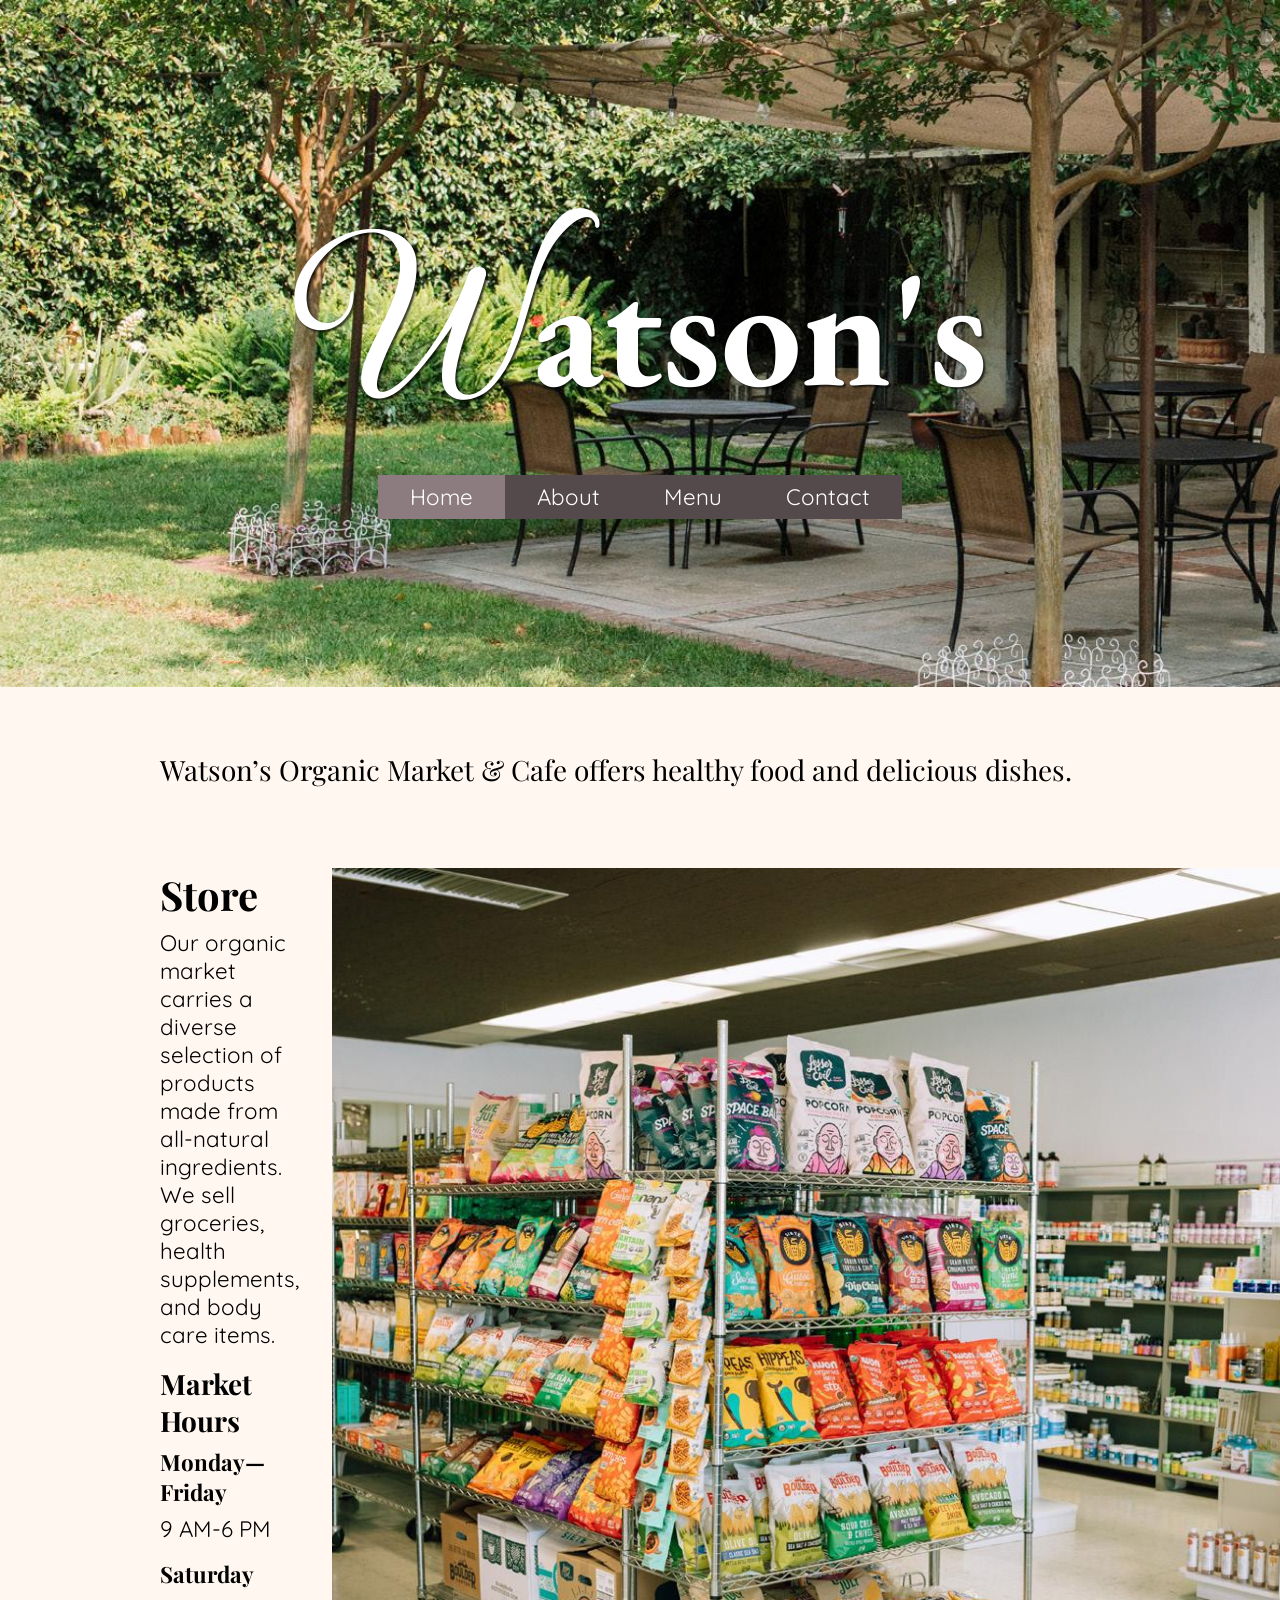
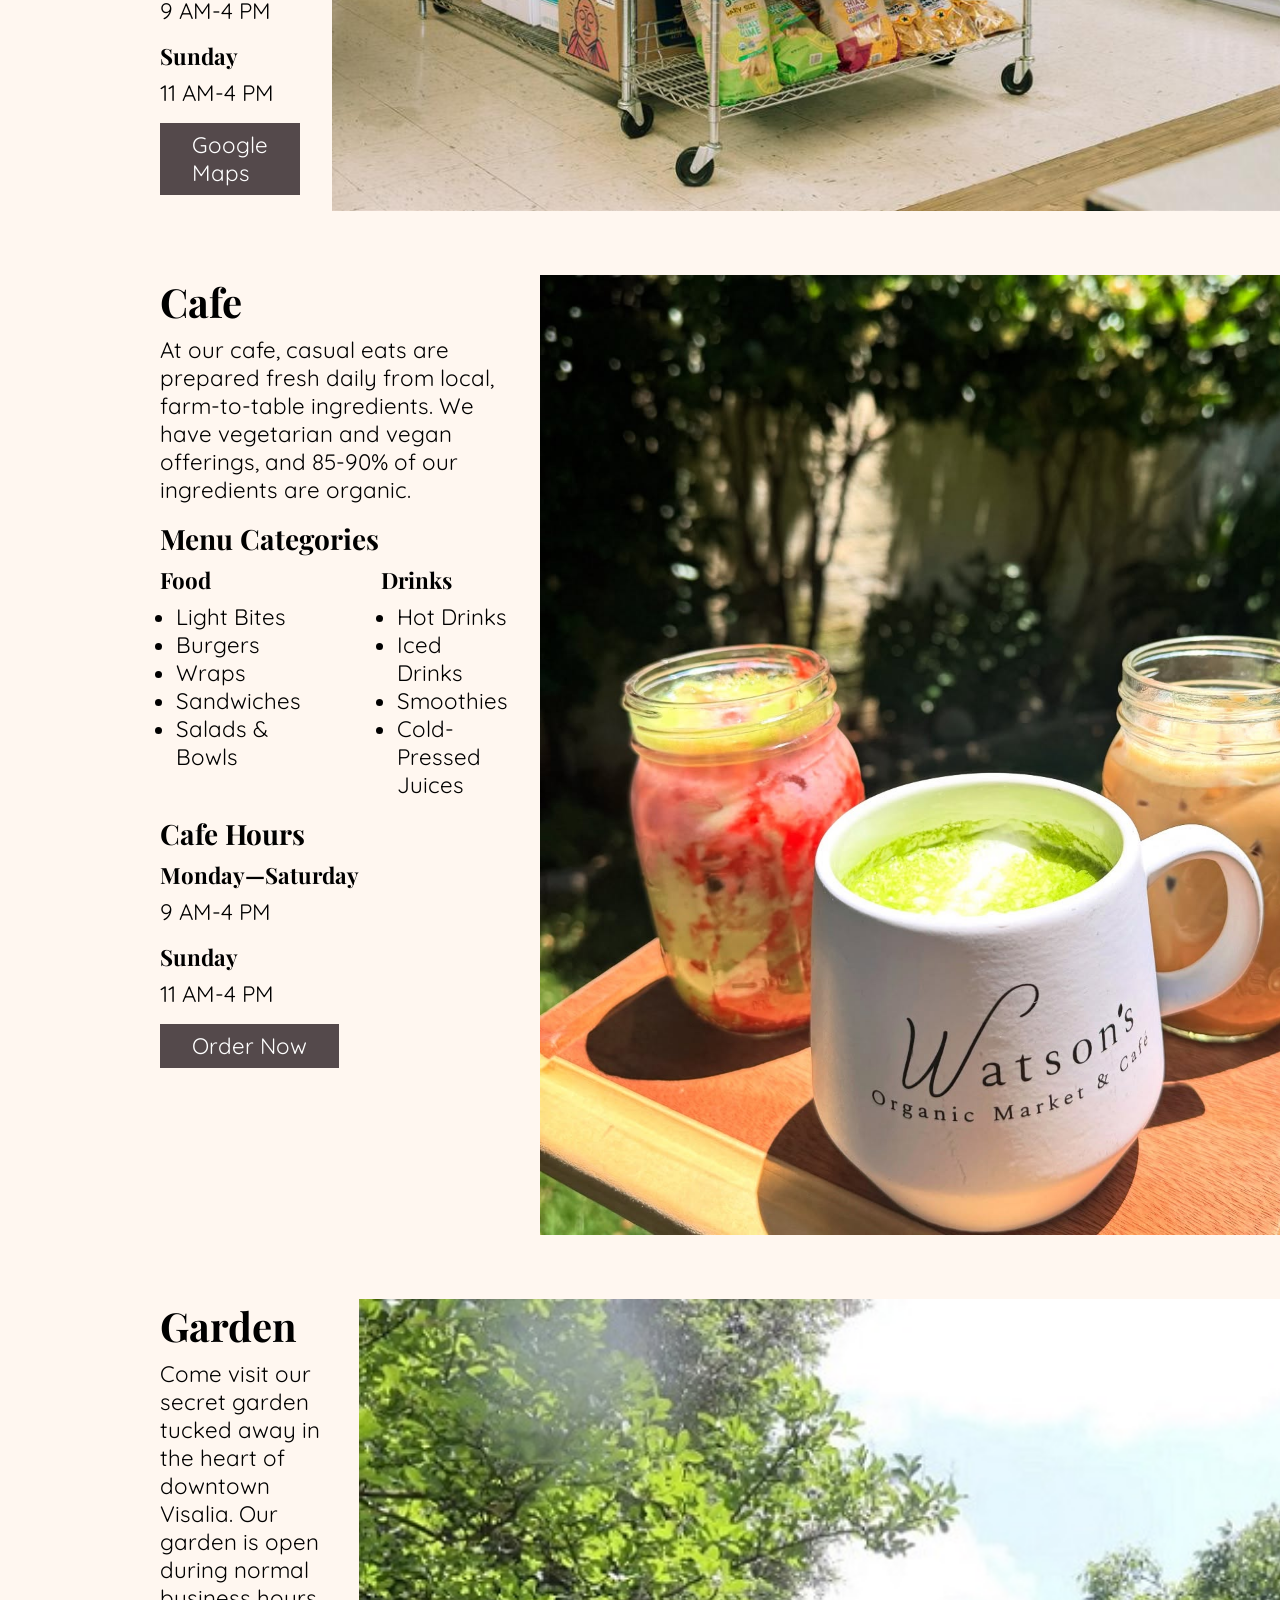
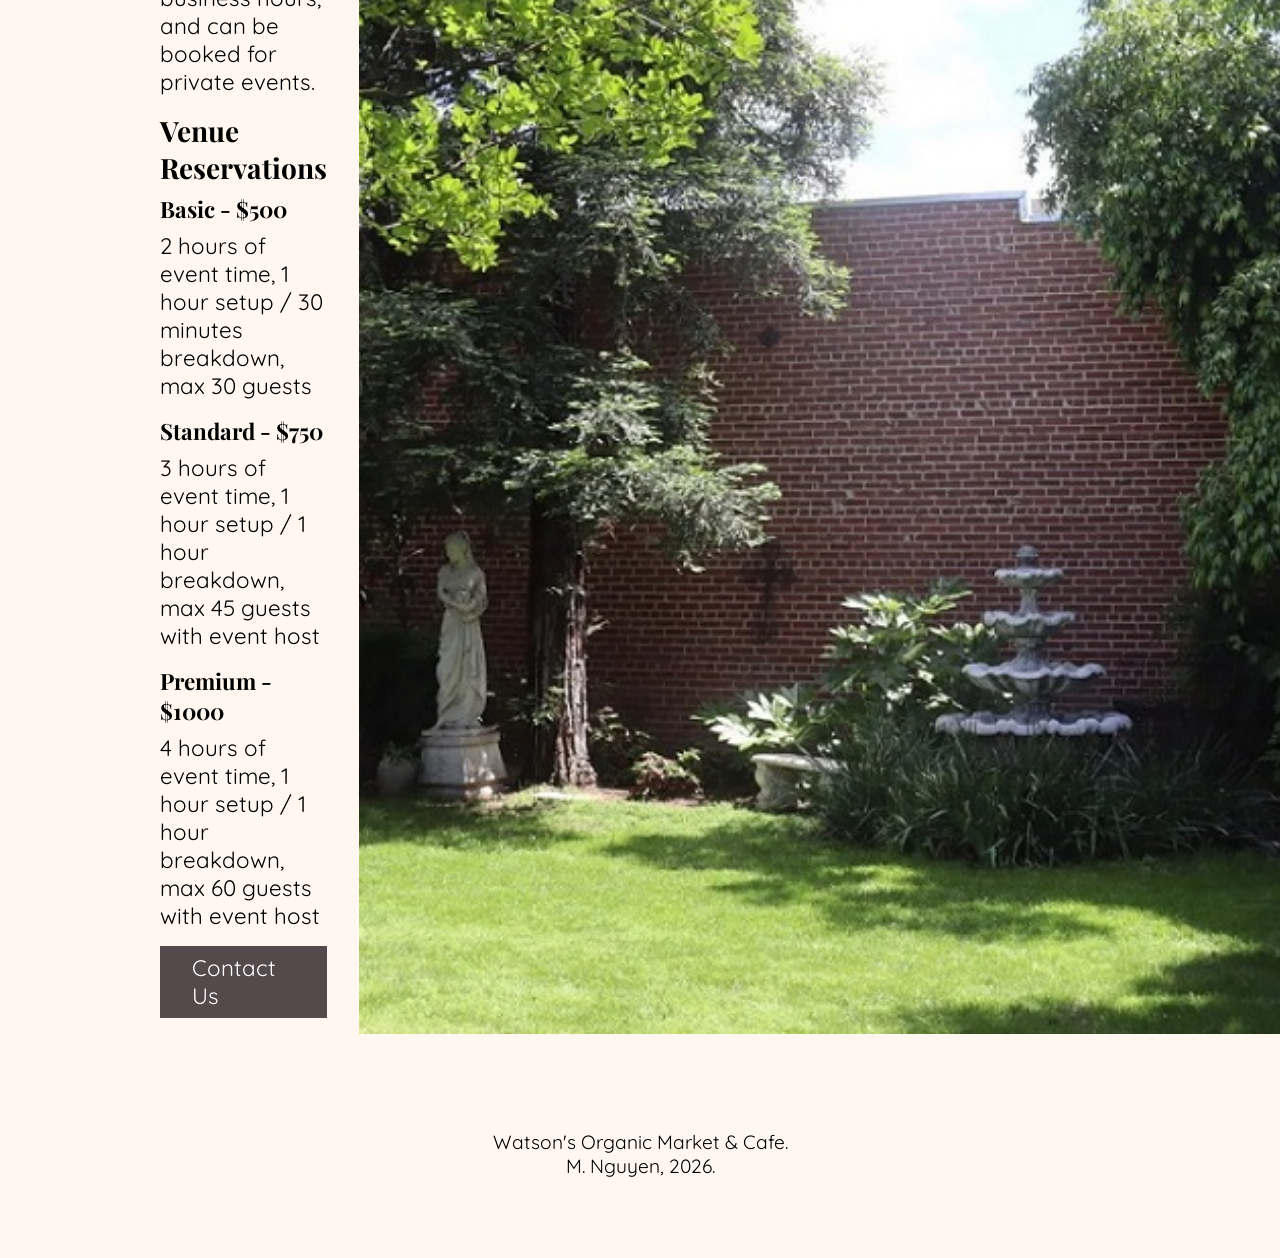
<file: index.html>
<!DOCTYPE html>
<html>
    
<head>
  <meta charset="UTF-8">
  <meta name="viewport" content="width=device-width, initial-scale=1.0">
  <title>Home | Watson's Organic Market & Cafe</title>
  <link rel="stylesheet" type="text/css" href="styles.css">
  <style>
    @import url('https://fonts.googleapis.com/css2?family=EB+Garamond&family=Gwendolyn&family=Playfair+Display&family=Quicksand&display=swap');
  </style>
</head>

<body>
  <header>
    <img src="images/garden.jpeg" alt="The garden at Watson's Organic Market & Cafe" class="banner">
    <div class="logo-nav">
      <h1 class="logo"><a href="index.html">Watson's</a></h1>
      <nav class="nav-bar" aria-label="Main navigation">
        <button class="hamburger" id="hamburger" aria-label="Toggle menu">
          <span></span>
          <span></span>
          <span></span>
        </button>
        <div class="nav-container">
          <ul class="nav-list">
            <li><a class="nav-item" href="index.html" aria-current="page">Home</a></li>
            <li><a class="nav-item" href="about.html">About</a></li>
            <li><a class="nav-item" href="menu.html">Menu</a></li>
            <li><a class="nav-item" href="contact.html">Contact</a></li>
          </ul>
        </div>
      </nav>
    </div>
  </header>
  <main>
    <section>
      <p class="tagline">Watson’s Organic Market & Cafe offers healthy food and delicious dishes.</p>
    </section>
    <section id="store">
      <div class="card">
        <h2>Store</h2>
        <p>Our organic market carries a diverse selection of products made from all-natural ingredients. We sell groceries, health supplements, and body care items.</p>
        <h3>Market Hours</h3>
        <h4>Monday—Friday</h4>
        <p>9 AM-6 PM</p>
        <h4>Saturday</h4>
        <p>9 AM-4 PM</p>
        <h4>Sunday</h4>
        <p>11 AM-4 PM</p>
        <p><a href="https://maps.app.goo.gl/6CdyqFtQwBKzvGSq5" class="link-btn">Google Maps</a></p>
      </div>
      <img src="images/market.jpeg" alt="Inside Watson's Organic Market">
    </section>
    <section id="menu">
      <div class="card">
        <h2>Cafe</h2>
        <p>At our cafe, casual eats are prepared fresh daily from local, farm-to-table ingredients. We have vegetarian and vegan offerings, and 85-90% of our ingredients are organic.</p>
        <h3>Menu Categories</h3>
        <div class="food-drinks">
        <div class="food">
        <h4>Food</h4>
        <ul>
          <li>Light Bites</li>
          <li>Burgers</li>
          <li>Wraps</li>
          <li>Sandwiches</li>
          <li>Salads & Bowls</li>
        </ul>
        </div>
        <div class="drinks">
        <h4>Drinks</h4>
        <ul>
          <li>Hot Drinks</li>
          <li>Iced Drinks</li>
          <li>Smoothies</li>
          <li>Cold-Pressed Juices</li>
        </ul>
        </div>
        </div>
        <h3>Cafe Hours</h3>
        <h4>Monday—Saturday</h4>
        <p>9 AM-4 PM</p>
        <h4>Sunday</h4>
        <p>11 AM-4 PM</p>
        <p><a href="https://www.toasttab.com/local/order/watsons/r-368c5b5f-492b-4f40-b128-8e22a67a8523" class="link-btn">Order Now</a></p>
      </div>
	  <!--<picture>
	    <source media="(min-width: 860px)" srcset="images/assorted-drinks.jpg" alt="Assorted drinks from Watson's" width="auto">
	    <source media="(min-width: 710px)" srcset="images/food-spread.jpg" alt="Wraps, sandwiches, bagels, and iced drinks from Watson's">
	  </picture>-->
	    <img src="images/assorted-drinks.jpg" alt="Assorted drinks from Watson's">
	  
      
    </section>
    <section id="garden">
      <div class="card">
        <h2>Garden</h2>
        <p>Come visit our secret garden tucked away in the heart of downtown Visalia. Our garden is open during normal business hours, and can be booked for private events.</p>
		<h3>Venue Reservations</h3>
		<h4>Basic - $500</h4>
		<p>2 hours of event time, 1 hour setup / 30 minutes breakdown, max 30 guests</p>
		<h4>Standard - $750</h4>
		<p>3 hours of event time, 1 hour setup / 1 hour breakdown, max 45 guests with event host</p>
		<h4> Premium - $1000</h4>
		<p>4 hours of event time, 1 hour setup / 1 hour breakdown, max 60 guests with event host</p>
        <p><a href="contact.html" class="link-btn">Contact Us</a></p>
      </div>
      <img src="images/open-garden.jpg" alt="An open clearing in the garden at Watson's">
    </section>
  </main>
  <footer>
    <p class="end-text">Watson's Organic Market & Cafe.<br />M. Nguyen, 2026.</p>
  </footer>
  <script src="script.js"></script>
</body>

</html>
</file>
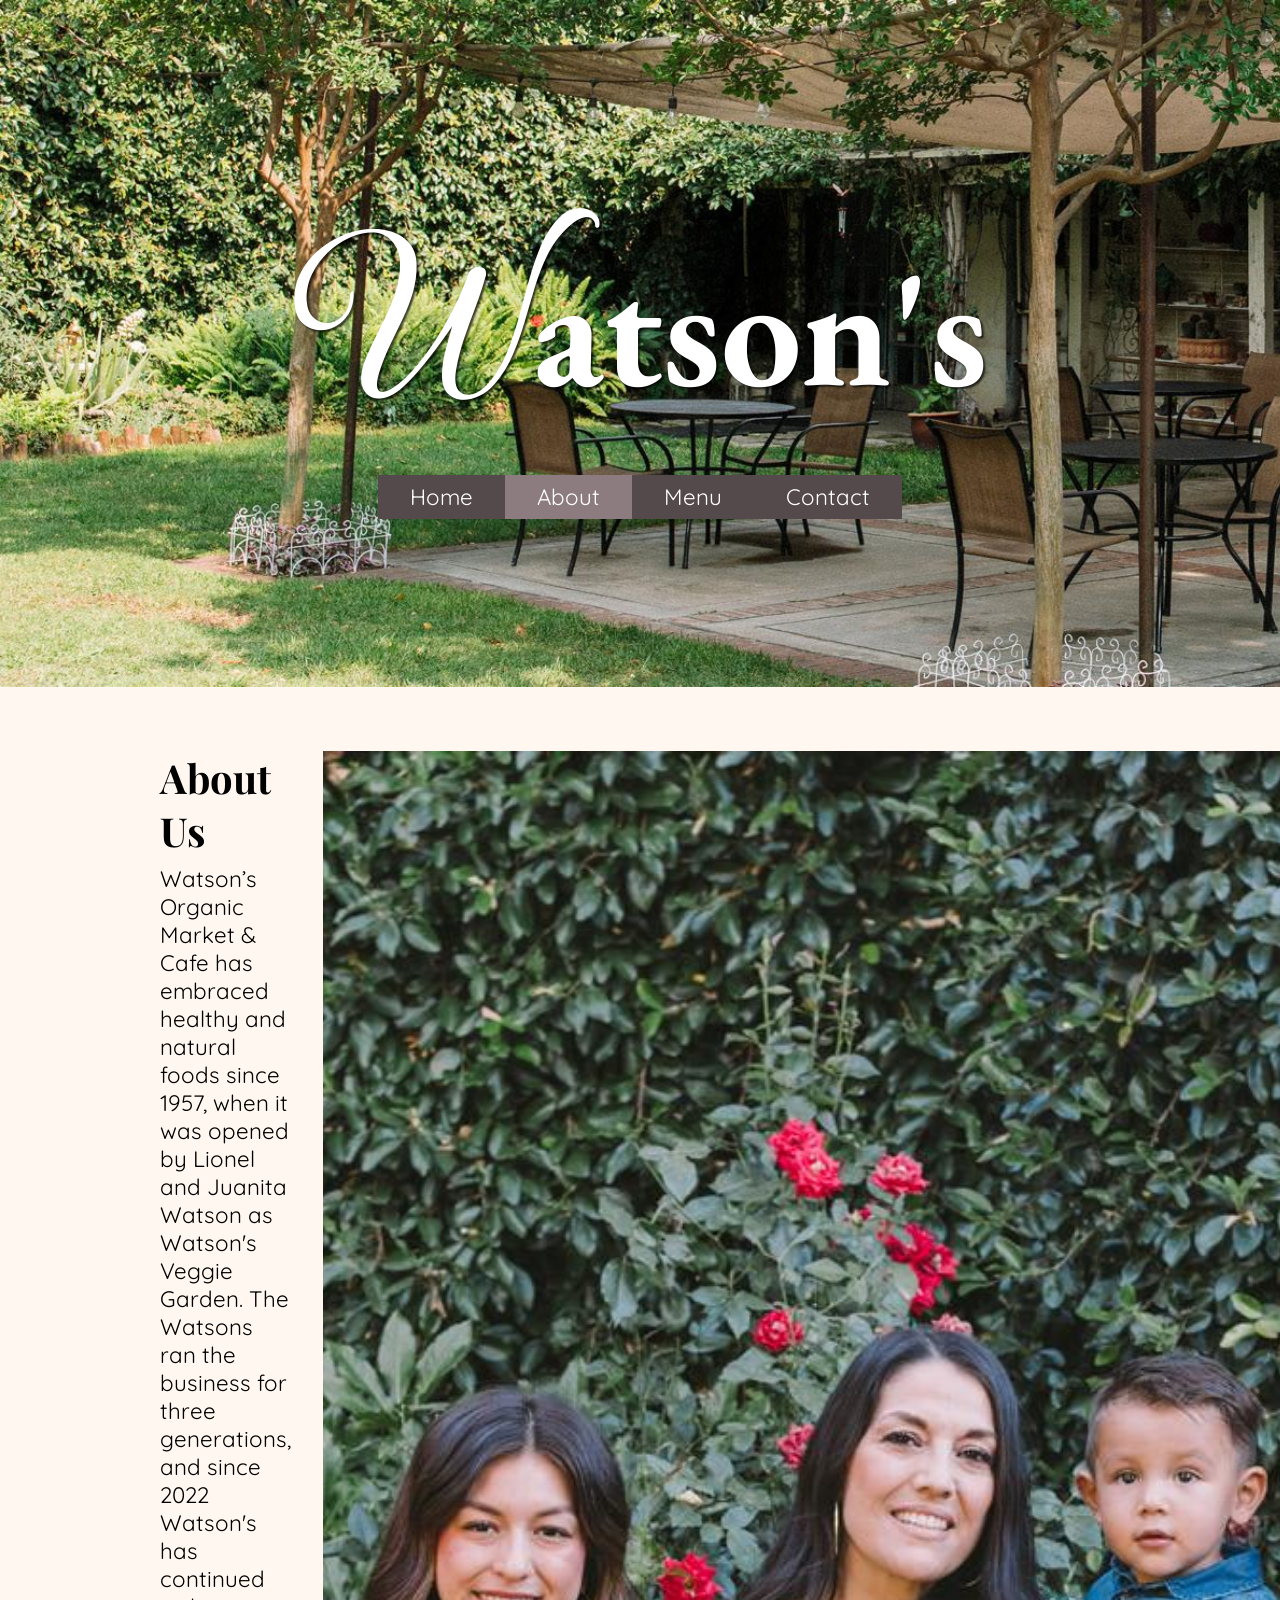
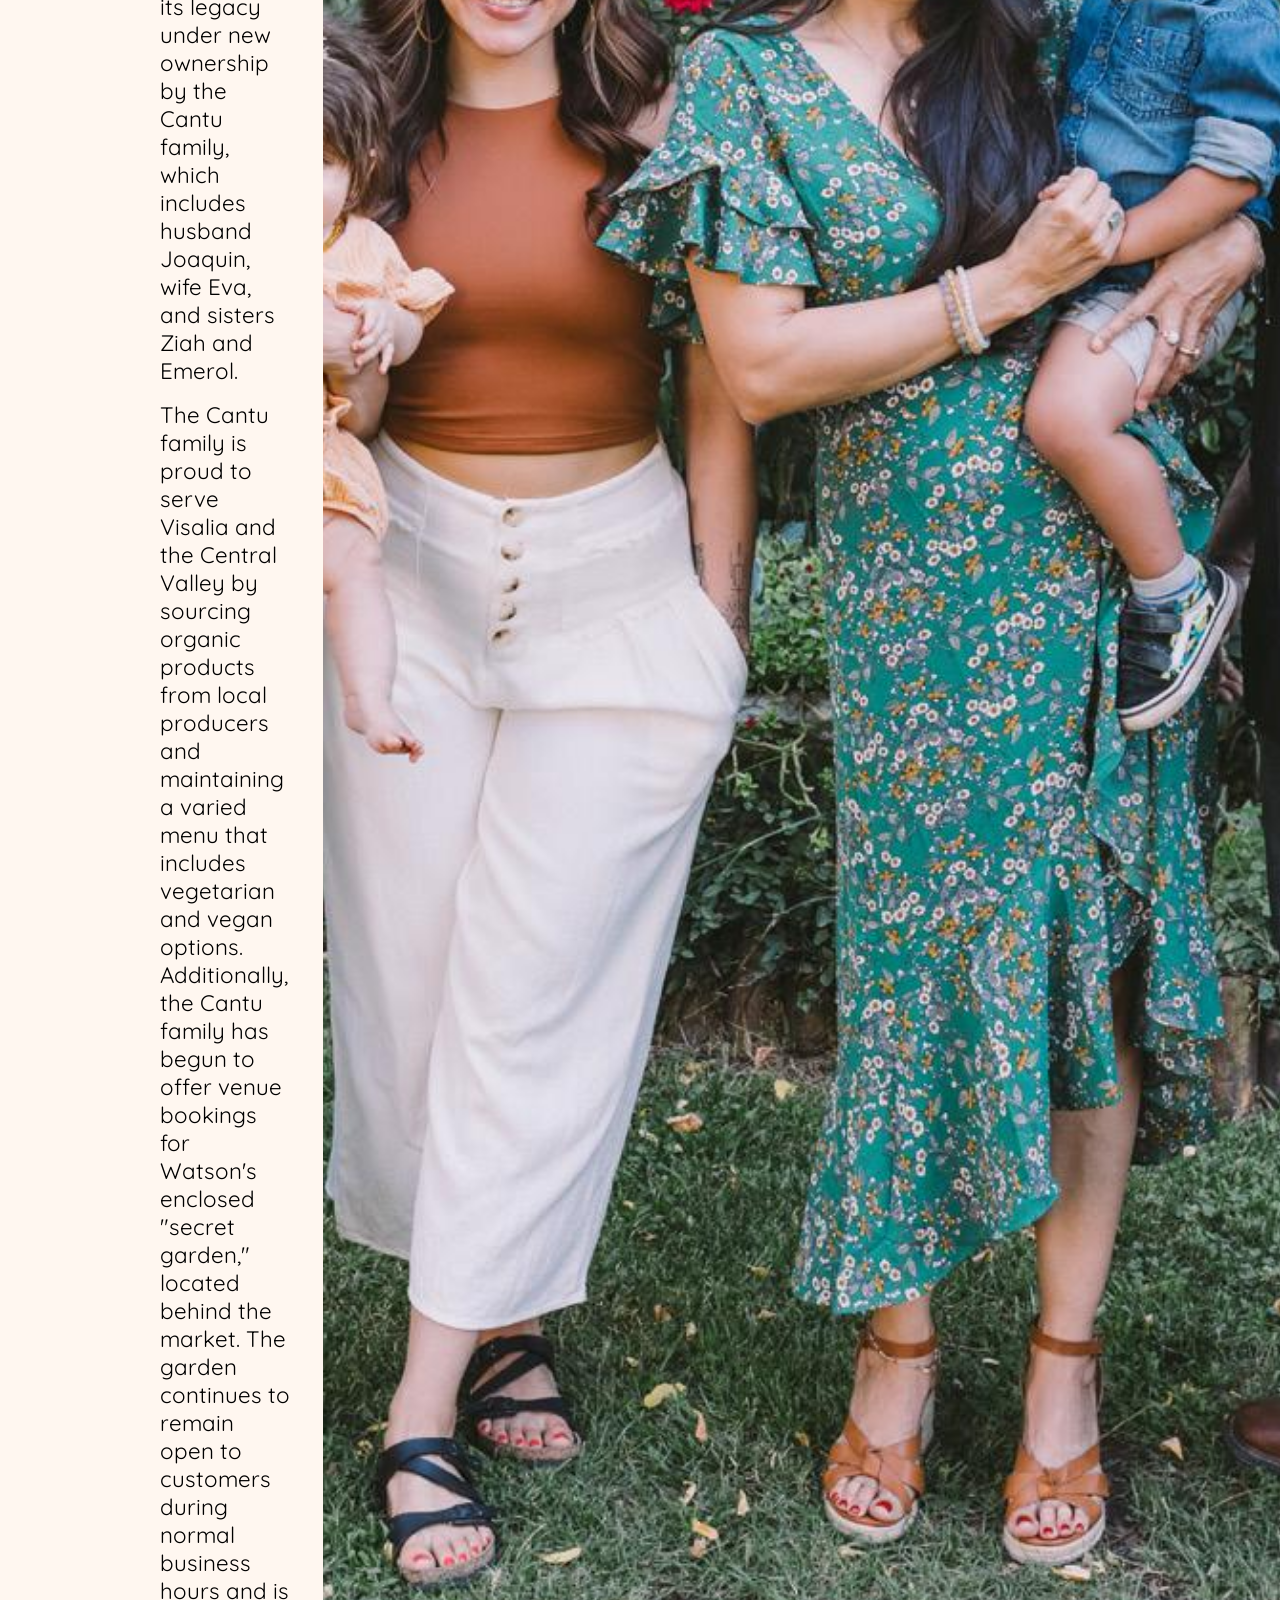
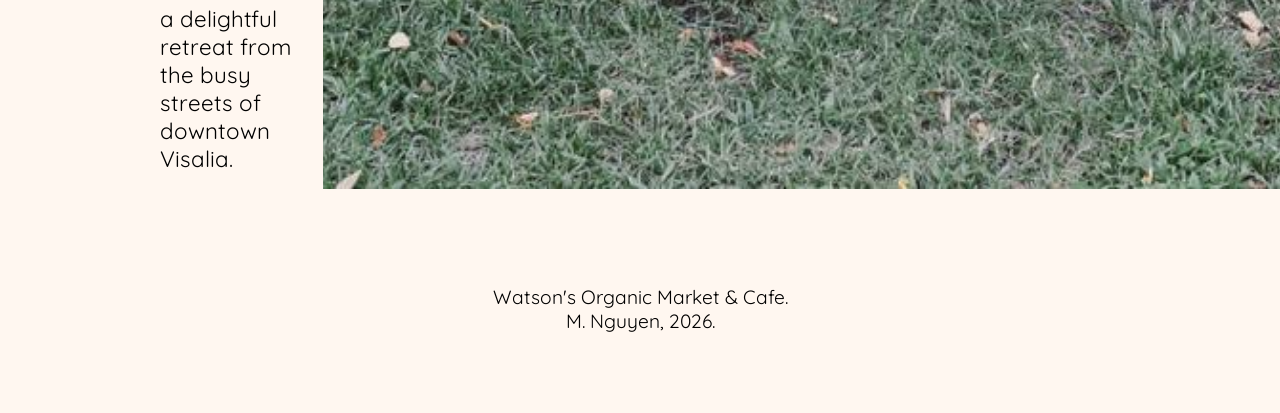
<file: about.html>
<!DOCTYPE html>
<html>

<head>
  <meta charset="UTF-8">
  <meta name="viewport" content="width=device-width, initial-scale=1.0">
  <title>About | Watson's Organic Market & Cafe</title>
  <link rel="stylesheet" type="text/css" href="styles.css">
  <style>
    @import url('https://fonts.googleapis.com/css2?family=EB+Garamond&family=Gwendolyn&family=Playfair+Display&family=Quicksand&display=swap');
  </style>
</head>

<body>
  <header>
    <img src="images/garden.jpeg" alt="The garden at Watson's Organic Market & Cafe" class="banner">
    <div class="logo-nav">
      <h1 class="logo"><a href="index.html">Watson's</a></h1>
      <nav class="nav-bar" aria-label="Main navigation">
        <button class="hamburger" id="hamburger" aria-label="Toggle menu">
          <span></span>
          <span></span>
          <span></span>
        </button>
        <div class="nav-container">
          <ul class="nav-list">
            <li><a class="nav-item" href="index.html">Home</a></li>
            <li><a class="nav-item" href="about.html" aria-current="page">About</a></li>
            <li><a class="nav-item" href="menu.html">Menu</a></li>
            <li><a class="nav-item" href="contact.html">Contact</a></li>
          </ul>
        </div>
      </nav>
    </div>
  </header>
  <main>
    <section id="about">
      <div class="card">
        <h2>About Us</h2>
        <p>Watson’s Organic Market & Cafe has embraced healthy and natural foods since 1957, when it was opened by Lionel and Juanita Watson as Watson's Veggie Garden. The Watsons ran the business for three generations, and since 2022 Watson's has continued its legacy under new ownership by the Cantu family, which includes husband Joaquin, wife Eva, and sisters Ziah and Emerol.</p>
        <p>The Cantu family is proud to serve Visalia and the Central Valley by sourcing organic products from local producers and maintaining a varied menu that includes vegetarian and vegan options. Additionally, the Cantu family has begun to offer venue bookings for Watson's enclosed "secret garden," located behind the market. The garden continues to remain open to customers during normal business hours and is a delightful retreat from the busy streets of downtown Visalia.</p>
        <!-- info sourced from https://issuu.com/lifestylemagazine/docs/ls23_july_issuu/s/27085928 -->
      </div>
      <img src="images/cantu-family.jpeg" alt="The Cantu family">
    </section>
  </main>
  <footer>
    <p class="end-text">Watson's Organic Market & Cafe.<br />M. Nguyen, 2026.</p>
  </footer>
  <script src="script.js"></script>
</body>

</html>
</file>
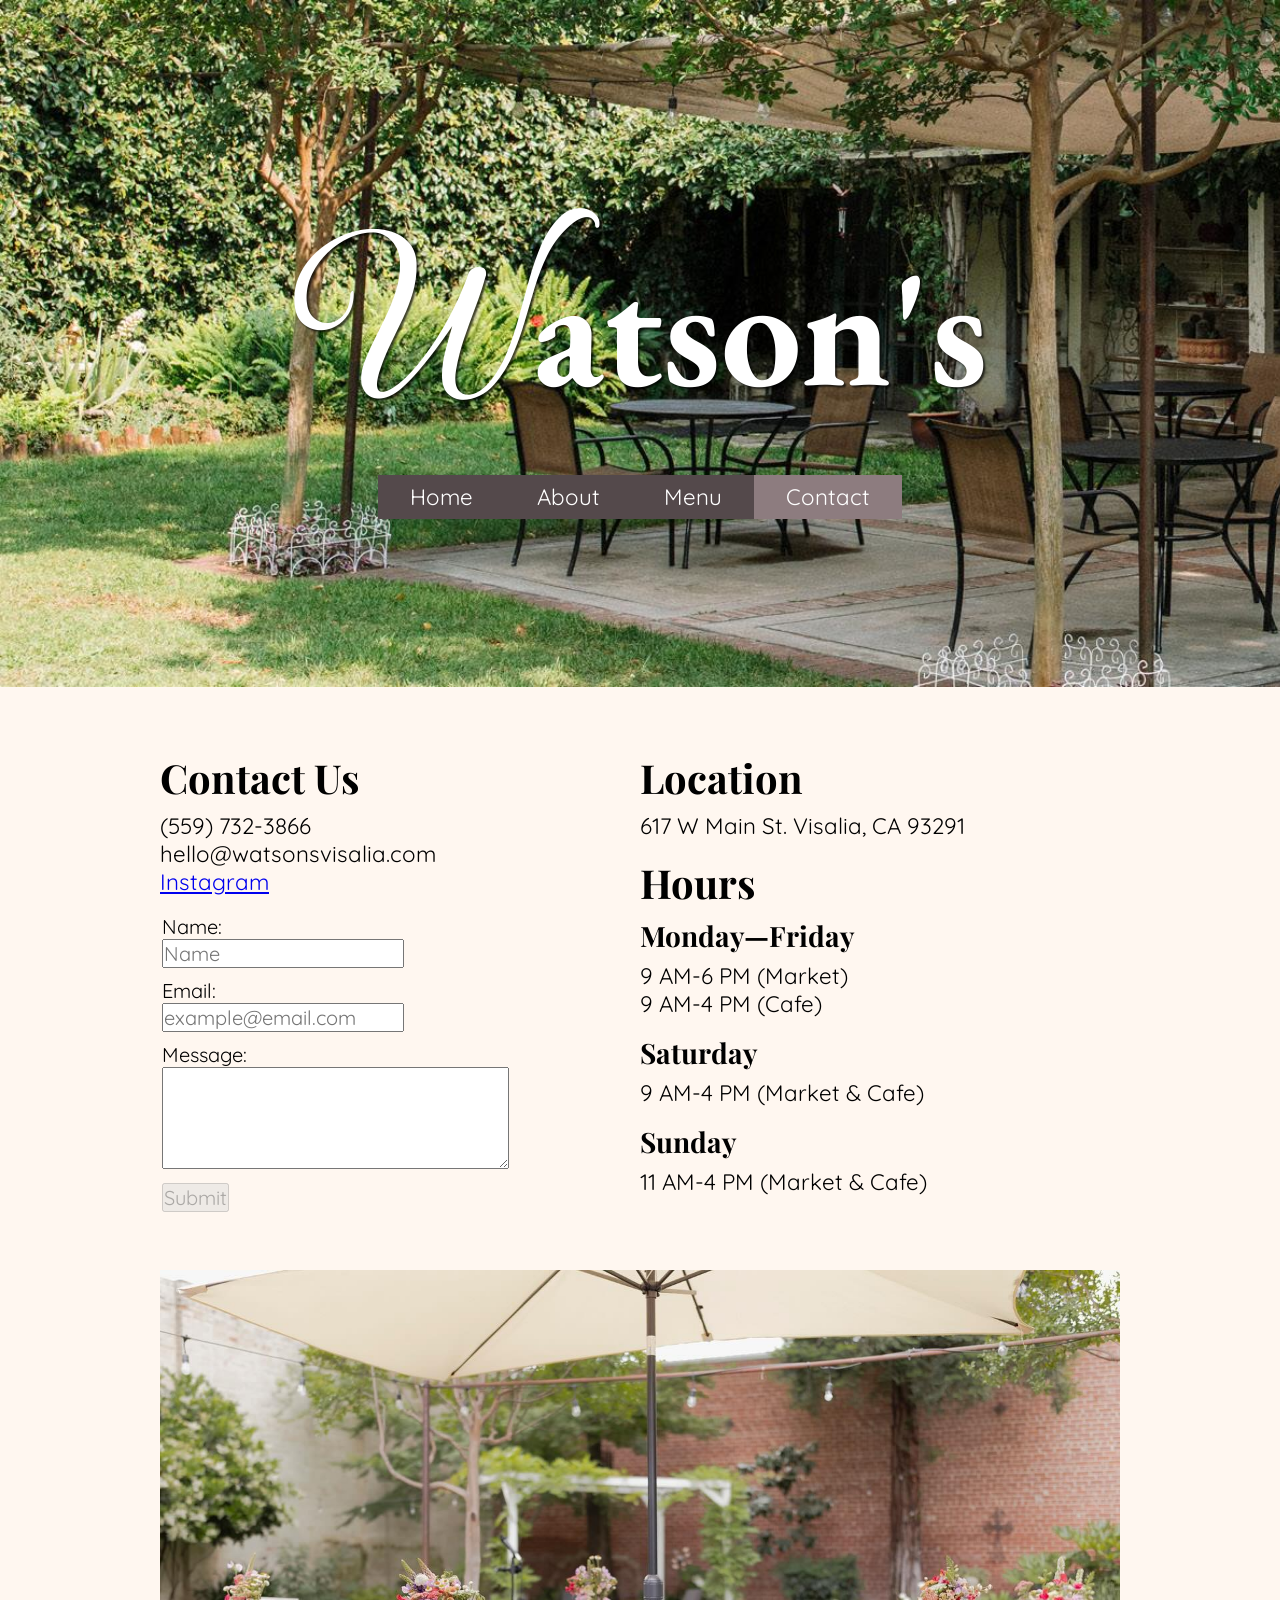
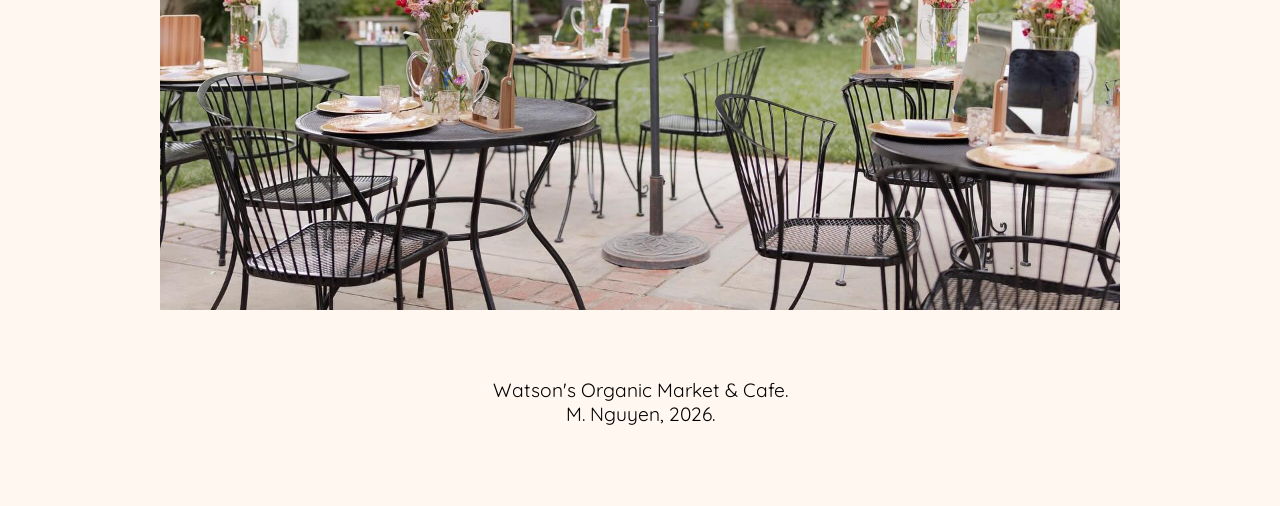
<file: contact.html>
<!DOCTYPE html>
<html>

<head>
  <meta charset="UTF-8">
  <meta name="viewport" content="width=device-width, initial-scale=1.0">
  <title>Contact | Watson's Organic Market & Cafe</title>
  <link rel="stylesheet" type="text/css" href="styles.css">
  <style>
    @import url('https://fonts.googleapis.com/css2?family=EB+Garamond&family=Gwendolyn&family=Playfair+Display&family=Quicksand&display=swap');
  </style>
</head>

<body>
  <header>
    <img src="images/garden.jpeg" alt="The garden at Watson's Organic Market & Cafe" class="banner">
    <div class="logo-nav">
      <h1 class="logo"><a href="index.html">Watson's</a></h1>
      <nav class="nav-bar" aria-label="Main navigation">
        <button class="hamburger" id="hamburger" aria-label="Toggle menu">
          <span></span>
          <span></span>
          <span></span>
        </button>
        <div class="nav-container">
          <ul class="nav-list">
            <li><a class="nav-item" href="index.html">Home</a></li>
            <li><a class="nav-item" href="about.html">About</a></li>
            <li><a class="nav-item" href="menu.html">Menu</a></li>
            <li><a class="nav-item" href="contact.html" aria-current="page">Contact</a></li>
          </ul>
        </div>
      </nav>
    </div>
  </header>
  <main>
    <section id="contact">
      <div class="card">
        <h2>Contact Us</h2>
        <ul class="contact">
          <li>(559) 732-3866</li>
          <li>hello@watsonsvisalia.com</li>
          <li><a href="https://instagram.com/watsonsvisalia">Instagram</a></li>
        </ul>
        <form>
		<!--- shown as example only; user input cannot be stored and submit button has been disabled --->
          <table>
            <tr>
              <td>
                <label for="name" class="contact">Name:</label>
                <input type="text" id="name" name="name" placeholder="Name">
              </td>
            </tr>
            <tr>
              <td>
                <label for="email" class="contact">Email:</label>
                <input type="email" id="email" name="email" placeholder="example@email.com">
              </td>
            </tr>
            <tr>
              <td>
                <label for="input-field">Message:</label>
                <textarea id="input-field" name="input" rows="4" cols="30"></textarea>
              </td>
            </tr>
            <tr>
              <td>
                <input type="submit" id="submit" value="Submit" disabled>
              </td>
            </tr>
          </table>
        </form>
      </div>
      <div class="card">
        <h2>Location</h2>
        <p>617 W Main St. Visalia, CA 93291</p>
        <h2>Hours</h2>
        <h3>Monday—Friday</h3>
        <ul style="list-style-type: none; padding: 0rem 0rem 1rem 0rem">
          <li>9 AM-6 PM (Market)</li>
          <li>9 AM-4 PM (Cafe)</li>
        </ul>
        <h3>Saturday</h3>
        <p>9 AM-4 PM (Market & Cafe)</p>
        <h3>Sunday</h3>
        <p>11 AM-4 PM (Market & Cafe)</p>
      </div>
    </section>
    <img src="images/outdoor-venue.jpg" alt="The garden at Watson's decorated for a private event">
  </main>
  <footer>
    <p class="end-text">Watson's Organic Market & Cafe.<br />M. Nguyen, 2026.</p>
  </footer>
  <script src="script.js"></script>
</body>

</html>
</file>
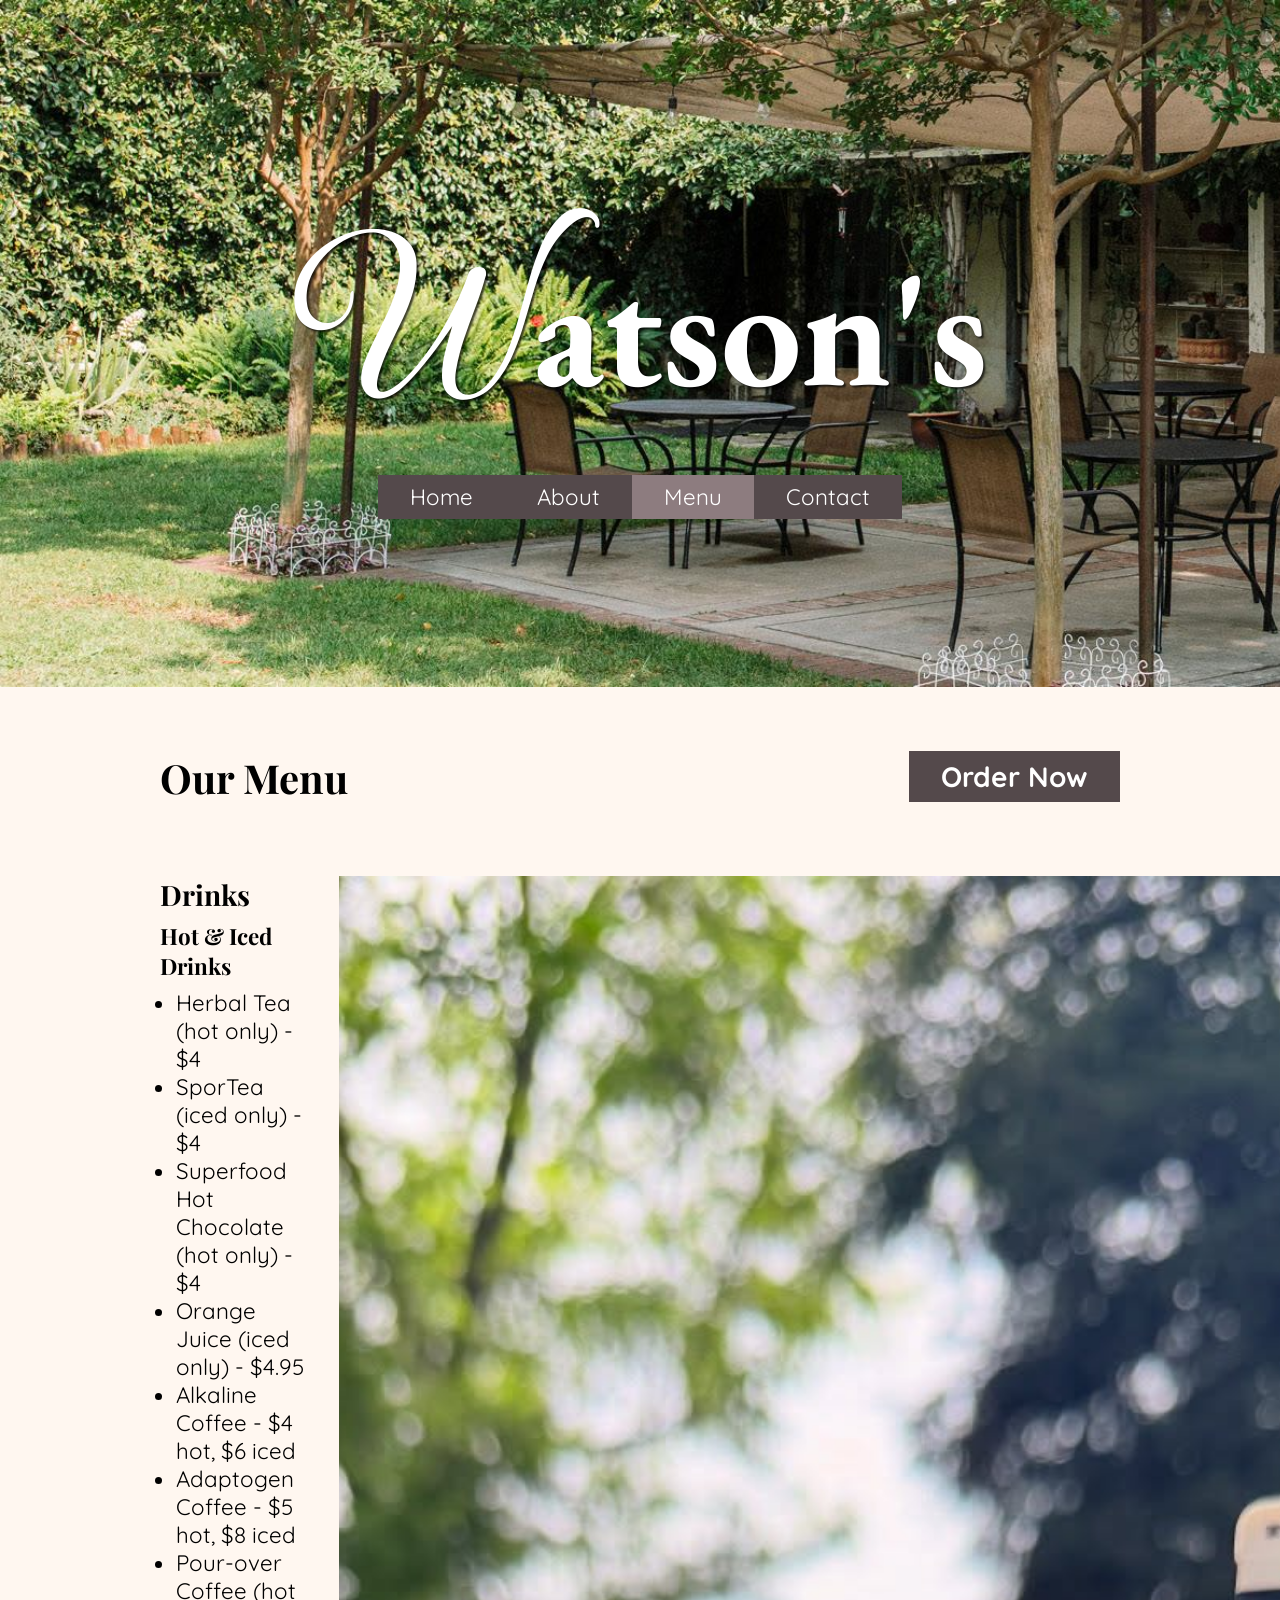
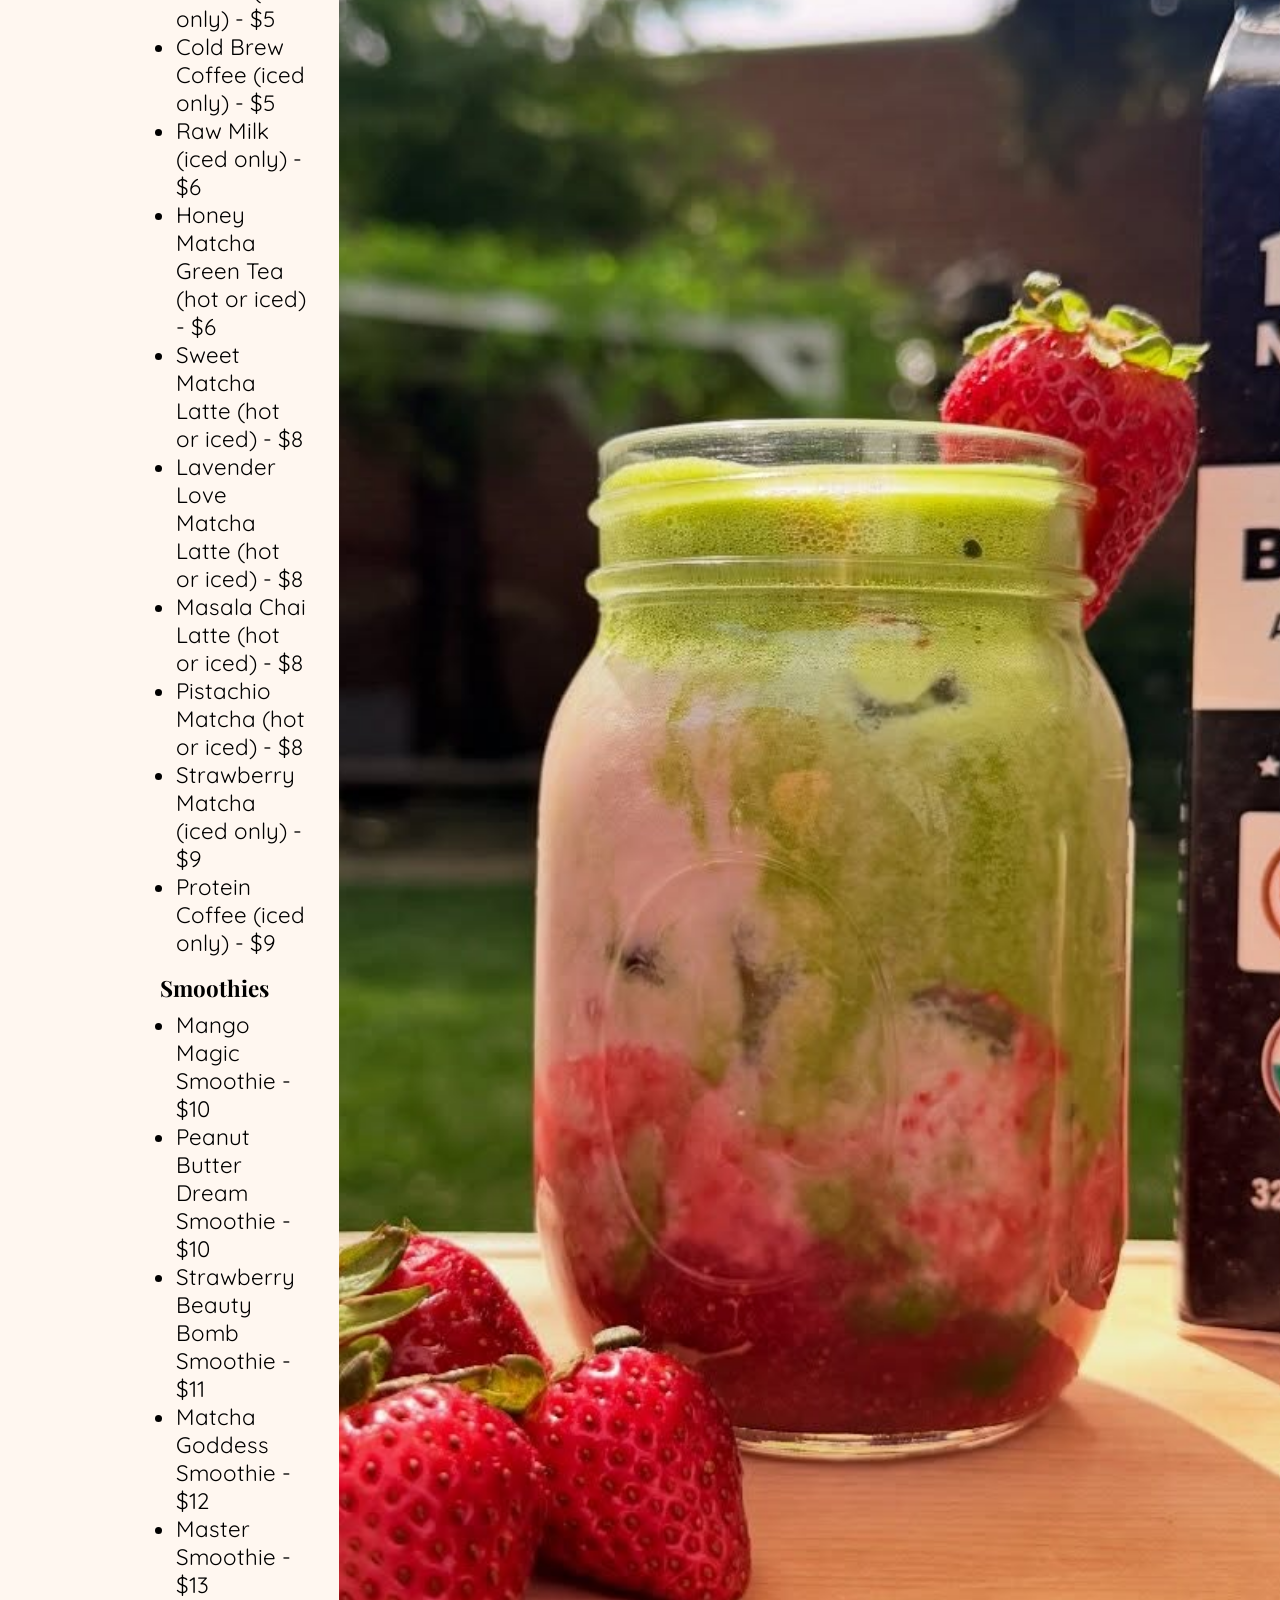
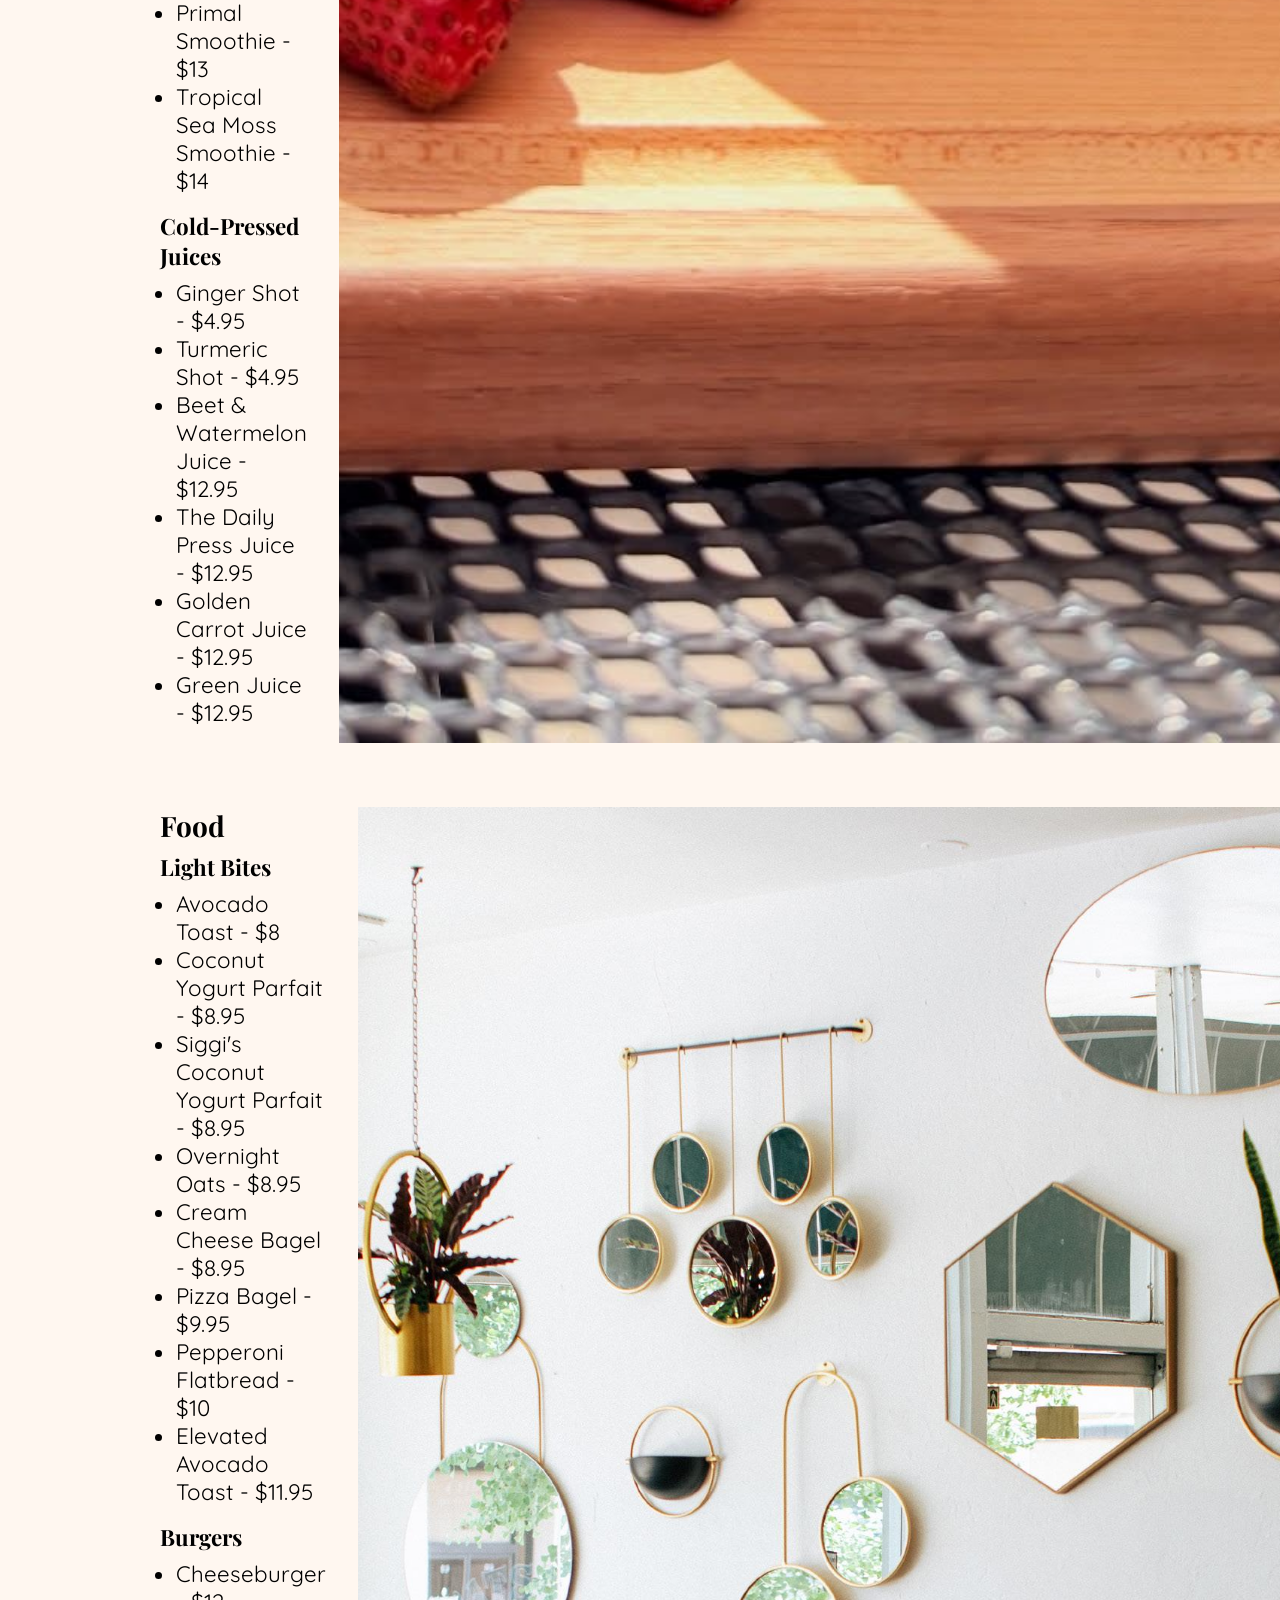
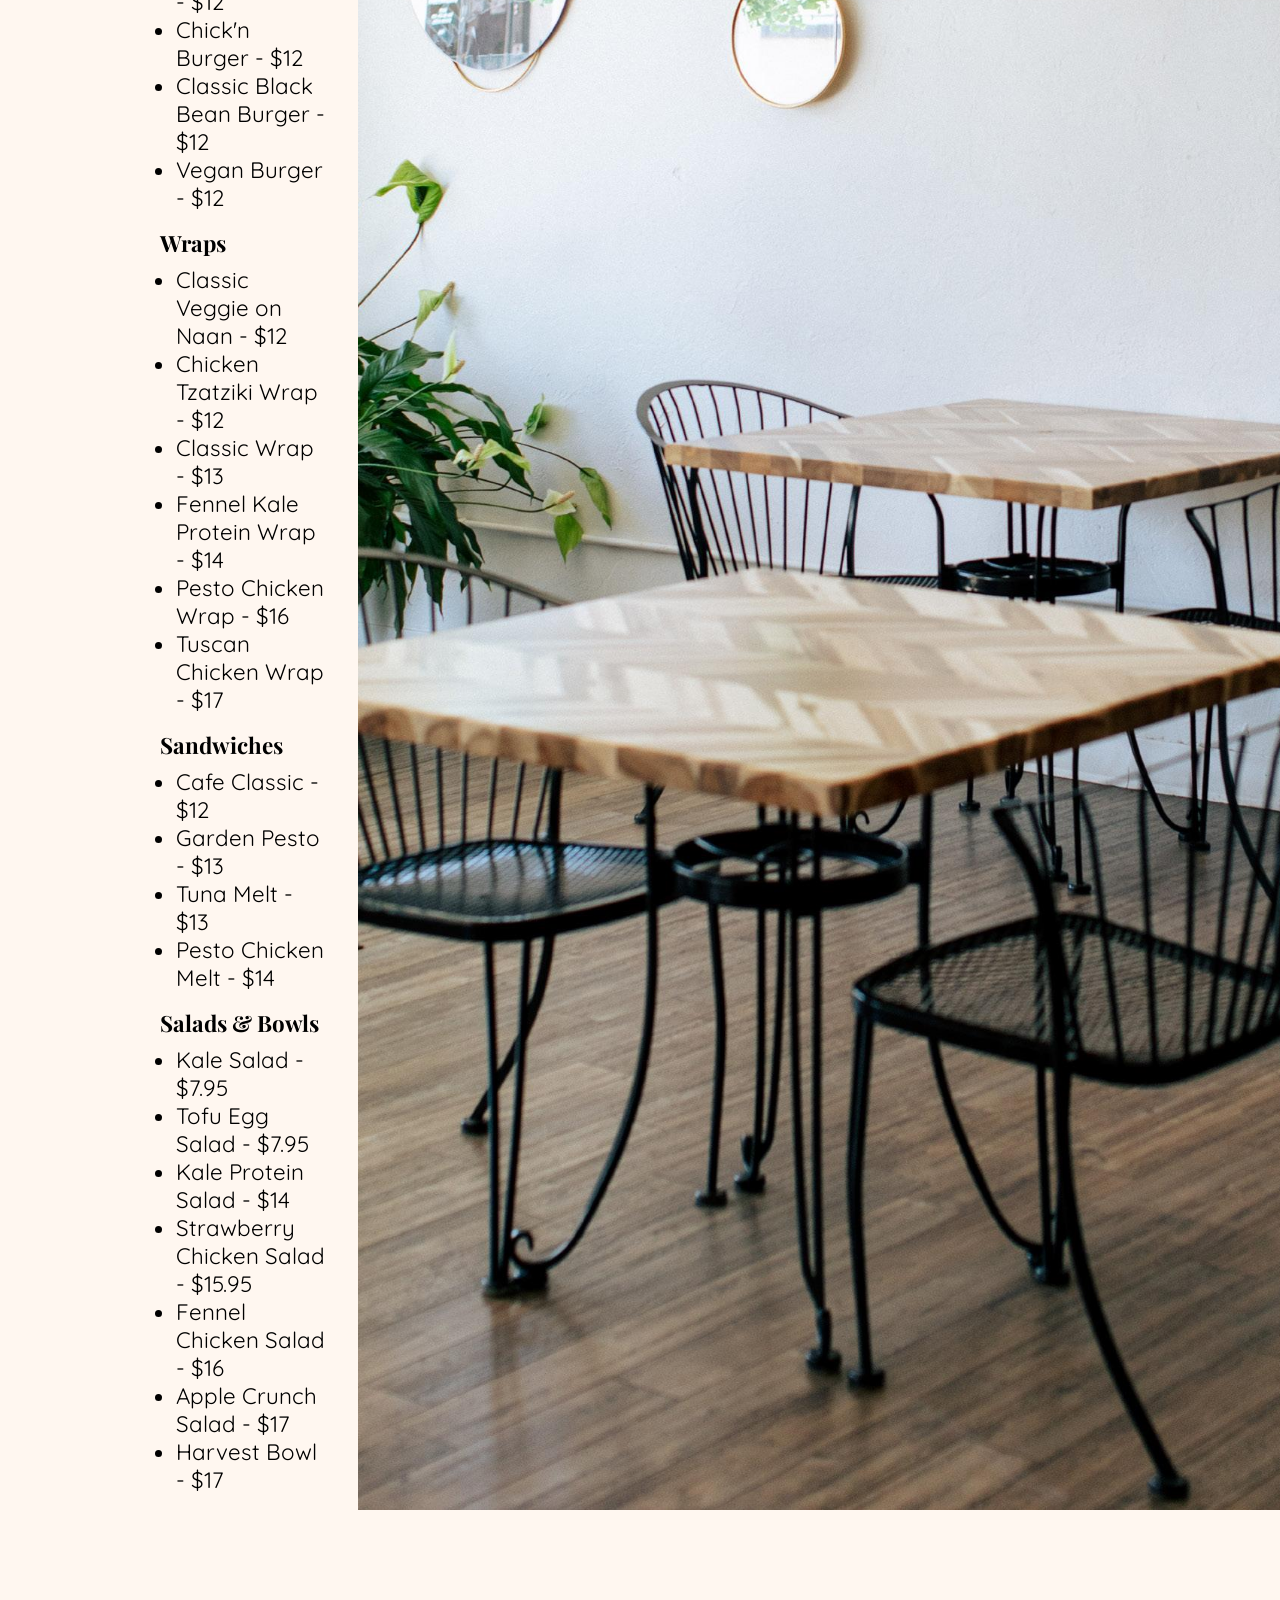
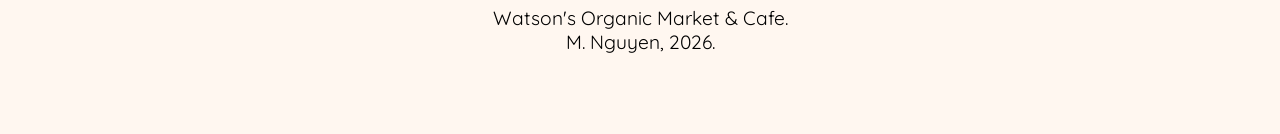
<file: menu.html>
<!DOCTYPE html>
<html>

<head>
  <meta charset="UTF-8">
  <meta name="viewport" content="width=device-width, initial-scale=1.0">
  <title>Menu | Watson's Organic Market & Cafe</title>
  <link rel="stylesheet" type="text/css" href="styles.css">
  <style>
    @import url('https://fonts.googleapis.com/css2?family=EB+Garamond&family=Gwendolyn&family=Playfair+Display&family=Quicksand&display=swap');
  </style>
</head>

<body>
  <header>
    <img src="images/garden.jpeg" alt="The garden at Watson's Organic Market & Cafe" class="banner">
    <div class="logo-nav">
      <h1 class="logo"><a href="index.html">Watson's</a></h1>
      <nav class="nav-bar" aria-label="Main navigation">
        <button class="hamburger" id="hamburger" aria-label="Toggle menu">
          <span></span>
          <span></span>
          <span></span>
        </button>
        <div class="nav-container">
          <ul class="nav-list">
            <li><a class="nav-item" href="index.html">Home</a></li>
            <li><a class="nav-item" href="about.html">About</a></li>
            <li><a class="nav-item" href="menu.html" aria-current="page">Menu</a></li>
            <li><a class="nav-item" href="contact.html">Contact</a></li>
          </ul>
        </div>
      </nav>
    </div>
  </header>
  <main>
    <section>
      <h2>Our Menu</h2>
      <h3><a href="https://www.toasttab.com/local/order/watsons/r-368c5b5f-492b-4f40-b128-8e22a67a8523" class="link-btn">Order Now</a></h3>
      <!-- add more menu items later and cross-reference online menu with photos of in-store menu -->
    </section>
    <section id="drinks">
      <div class="card">
        <h3>Drinks</h3>
        <h4>Hot & Iced Drinks</h4>
        <ul>
          <li>Herbal Tea (hot only) - $4</li>
          <li>SporTea (iced only) - $4</li>
          <li>Superfood Hot Chocolate (hot only) - $4</li>
          <li>Orange Juice (iced only) - $4.95</li>
          <li>Alkaline Coffee - $4 hot, $6 iced</li>
          <li>Adaptogen Coffee - $5 hot, $8 iced</li>
          <li>Pour-over Coffee (hot only) - $5</li>
          <li>Cold Brew Coffee (iced only) - $5</li>
          <li>Raw Milk (iced only) - $6</li>
          <li>Honey Matcha Green Tea (hot or iced) - $6</li>
          <li>Sweet Matcha Latte (hot or iced) - $8</li>
          <li>Lavender Love Matcha Latte (hot or iced) - $8</li>
          <li>Masala Chai Latte (hot or iced) - $8</li>
          <li>Pistachio Matcha (hot or iced) - $8</li>
          <li>Strawberry Matcha (iced only) - $9</li>
          <li>Protein Coffee (iced only) - $9</li>
        </ul>
        <h4>Smoothies</h4>
        <ul>
          <li>Mango Magic Smoothie - $10</li>
          <li>Peanut Butter Dream Smoothie - $10</li>
          <li>Strawberry Beauty Bomb Smoothie - $11</li>
          <li>Matcha Goddess Smoothie - $12</li>
          <li>Master Smoothie - $13</li>
          <li>Primal Smoothie - $13</li>
          <li>Tropical Sea Moss Smoothie - $14</li>
        </ul>
        <h4>Cold-Pressed Juices</h4>
        <ul>
          <li>Ginger Shot - $4.95</li>
          <li>Turmeric Shot - $4.95</li>
          <li>Beet & Watermelon Juice - $12.95</li>
          <li>The Daily Press Juice - $12.95</li>
          <li>Golden Carrot Juice - $12.95</li>
          <li>Green Juice - $12.95</li>
        </ul>
      </div>
      <img src="images/strawberry-matcha.jpg" alt="Strawberry matcha">
    </section>
    <section id="food">
      <div class="card">
        <h3>Food</h3>
        <h4>Light Bites</h4>
        <ul>
          <li>Avocado Toast - $8</li>
          <li>Coconut Yogurt Parfait - $8.95</li>
          <li>Siggi's Coconut Yogurt Parfait - $8.95</li>
          <li>Overnight Oats - $8.95</li>
          <li>Cream Cheese Bagel - $8.95</li>
          <li>Pizza Bagel - $9.95</li>
          <li>Pepperoni Flatbread - $10</li>
          <li>Elevated Avocado Toast - $11.95</li>
        </ul>
        <h4>Burgers</h4>
        <ul>
          <li>Cheeseburger - $12</li>
          <li>Chick'n Burger - $12</li>
          <li>Classic Black Bean Burger - $12</li>
          <li>Vegan Burger - $12</li>
        </ul>
        <h4>Wraps</h4>
        <ul>
          <li>Classic Veggie on Naan - $12</li>
          <li>Chicken Tzatziki Wrap - $12</li>
          <li>Classic Wrap - $13</li>
          <li>Fennel Kale Protein Wrap - $14</li>
          <li>Pesto Chicken Wrap - $16</li>
          <li>Tuscan Chicken Wrap - $17</li>
        </ul>
        <h4>Sandwiches</h4>
        <ul>
          <li>Cafe Classic - $12</li>
          <li>Garden Pesto - $13</li>
          <li>Tuna Melt - $13</li>
          <li>Pesto Chicken Melt - $14</li>
        </ul>
        <h4>Salads & Bowls</h4>
        <ul>
          <li>Kale Salad - $7.95</li>
          <li>Tofu Egg Salad - $7.95</li>
          <li>Kale Protein Salad - $14</li>
          <li>Strawberry Chicken Salad - $15.95</li>
          <li>Fennel Chicken Salad - $16</li>
          <li>Apple Crunch Salad - $17</li>
          <li>Harvest Bowl - $17</li>
        </ul>
      </div>
      <img src="images/indoor-cafe.jpeg" alt="Indoor seating at the cafe in Watson's">
    </section>
  </main>
  <footer>
    <p class="end-text">Watson's Organic Market & Cafe.<br />M. Nguyen, 2026.</p>
  </footer>
  <script src="script.js"></script>
</body>

</html>
</file>
<file: styles.css>
.eb-garamond {
  font-family: "EB Garamond", serif;
  font-optical-sizing: auto;
  font-weight: 400;
  font-style: normal;
}

.gwendolyn-regular {
  font-family: "Gwendolyn", cursive;
  font-weight: 400;
  font-style: normal;
}

.playfair-display {
  font-family: "Playfair Display", serif;
  font-optical-sizing: auto;
  font-weight: 400;
  font-style: normal;
}

.quicksand {
  font-family: "Quicksand", sans-serif;
  font-optical-sizing: auto;
  font-weight: 300;
  font-style: normal;
}

* {
  margin: 0px;
  padding: 0px;
}

html {
  background: #fff7f0;
}

header {
  background: url("images/garden.jpeg") 0 0/cover;
  padding: 10rem;
}

main {
  width: 75%;
  margin: auto;
  padding: 2rem 5rem 4rem 5rem;
  transition: all 0.3s ease;
}

section {
  padding: 2rem 0rem;
  display: flex;
  justify-content: space-between;
}

footer {
    padding-bottom: 4rem;
    text-align: center;
}

h1 {
  /* used for site title logo */
  text-align: center;
  font-family: EB Garamond;
  font-size: 6rem;
  color: #ffffff;
  text-shadow: 2px 2px 2px rgba(0, 0, 0, 0.7);
}

h1::first-letter {
  /* styles first letter in logo */
  font-family: Gwendolyn;
  font-size: 10rem;
}

h2 {
  font-size: 2.5rem;
}

h3 {
  font-size: 1.75rem;
}

h4 {
  font-size: 1.4rem;
}

h2, h3, h4 {
  padding-bottom: 0.5rem;
  font-family: Playfair Display;
}

p {
  font-size: 1.4rem;
}

p, ul {
  padding-bottom: 1rem;
  font-size: 1.4rem;
  font-family: Quicksand;
}

ul {
  padding: 0rem 0rem 1rem 1rem;
}

img {
  width: 100%;
  object-fit: cover;
}

form {
  padding-bottom: 1rem;
}

label {
  display: block;
  font-size: 1.25rem;
  font-family: Quicksand;
}

input, textarea {
  margin-bottom: 0.5rem;
  font-size: 1.25rem;
  font-family: Quicksand;
}

.banner {
  /* hides alternate version of banner image by default */
  display: none;
}

.logo a {
  text-decoration: none;
  color: inherit;
}

.hamburger {
  /* hides hamburger controls by default */
  display: none;
  background: none;
  border: none;
  cursor: pointer;
  padding: 3rem 3rem 0rem 0rem;
  z-index: 1000;
  float: right;
}

.hamburger span {
  /* styles bars of hamburger icon */
  display: block;
  width: 25px;
  height: 3px;
  background: #54494b;
  margin: 5px 0;
  transition: all 0.3s ease;
}

.hamburger:hover span {
  background: #c0df85;
}

.hamburger:active span {
  background: #a2cf49;
}

.nav-list {
  /* styles area of links in nav for spacing */
  list-style-type: none;
  display: flex;
  justify-content: center;
  padding: 1rem 0rem;
  margin: auto;
}

.nav-list > ul > li {
  display: inline-block;
}

.nav-list a {
  /* styles navigation links */
  padding: 0.5rem 2rem;
  text-decoration: none;
  background: #54494b;
  color: #ffffff;
  transition: all 0.3s ease;
}

.nav-list a[aria-current="page"] {
  background: #8d7c7f;
}

.nav-list a:hover,
.nav-list a[aria-current="page"]:hover {
  background: #c0df85;
  color: #000000;
}

.nav-list a:focus,
.nav-list a[aria-current="page"]:focus {
  outline: 4px solid #fff7f0;
  outline-offset: -3px;
}

.nav-list a:active,
.nav-list a[aria-current="page"]:active {
  background: #a2cf49;
  outline: 4px solid #fff7f0;
  outline-offset: -3px;
}

.link-btn {
  /* styles links as buttons */
  padding: 0.5rem 2rem;
  display: inline-block;
  text-decoration: none;
  background: #54494b;
  color: #ffffff;
  font-family: Quicksand;
  transition: all 0.3s ease;
}

.link-btn:hover {
  background: #c0df85;
  color: #000000;
}

.link-btn:focus {
  outline: 4px solid #fff7f0;
  outline-offset: -3px;
}

.link-btn:active {
  background: #a2cf49;
  outline: 4px solid #fff7f0;
  outline-offset: -3px;
}

.card {
  /* grouped text */
  width: 100%;
  padding: 0rem 2rem 0rem 0rem;
}

.tagline {
  /* tagline on home page */
  font-size: 1.75rem;
  font-family: Playfair Display;
}

.end-text {
  /* text in footer */
  font-size: 1.2rem;
}

.food-drinks {
  /* side-by-side display of menu categories */
  display: flex;
}

.drinks {
  padding-left: 5rem;
}

.contact {
  list-style-type: none;
}

.contact > li {
  margin-left: -1rem;
}

@media (max-width: 710px) {
/* mobile design */
  header {
    padding: 0;
    display: grid;
    background-image: none;
  }

  main {
    padding: 1rem 0rem;
  }

  main.active {
    /* slides page content down to accommodate for hamburger menu opening */
    padding-top: 17rem;
  }

  section {
    padding: 0rem;
    display: block;
  }
  
  footer {
    padding: 0rem 2rem 1.5rem 2rem;
  }
  
  h1 {
    padding: 1rem 0rem 0rem 0rem;
    font-family: Playfair Display;
    font-size: 3rem;
    color: #000000;
    text-shadow: none;
  }
  
  h1::first-letter {
    font-size: 6rem;
  }

  p, ul, label {
    font-size: 1.25rem;
  }

  img {
    margin: 1rem 0rem;
  }

  textarea {
    width: 100%;
  }

  .banner {
    /* alternate version of banner above logo and nav rather than behind */
    display: block;
    margin: 0;
    grid-row: -1;
    height: 30vh;
  }

  .logo-nav {
    display: flex;
    justify-content: space-between;
  }

  .logo {
    padding-left: 3rem;
  }

  .hamburger {
    /* shows hamburger button */
    display: block;
  }

  .nav-list {
    /* hides navigation menu by default */
    display: none;
    flex-direction: column;
    width: 100%;
    position: absolute;
    top: 42.5vh;
    left: 0px;
    transition: all 0.3s ease;
    text-align: center;
  }

  .nav-list.active {
    /* displays navigation menu */
    display: flex;
    transition: all 0.3s ease;
  }

  .nav-list li {
    background: #54494b;
    padding: 0rem;
    transition: all 0.3s ease;
  }

  .nav-list a {
    padding: 1rem 1rem;
    background: none;
  }
  
  .nav-item {
    display: inline-block;
    width: 95%;
  }
  
  .end-text {
    font-size: 1.1rem;
  }
  
  .food-drinks {
    /* removes inline display of menu categories for mobile */
    display: block;
  }
  
  .drinks {
    padding: 0rem;
  }
}

@media (min-width: 860px) {
/* enlarged site title logo for desktops (logo has three breakpoints for mobile, tablet, and desktop) */
  h1 {
    font-size: 10rem;
  }
  
  h1::first-letter {
    font-size: 16rem;
  }
}
</file>
